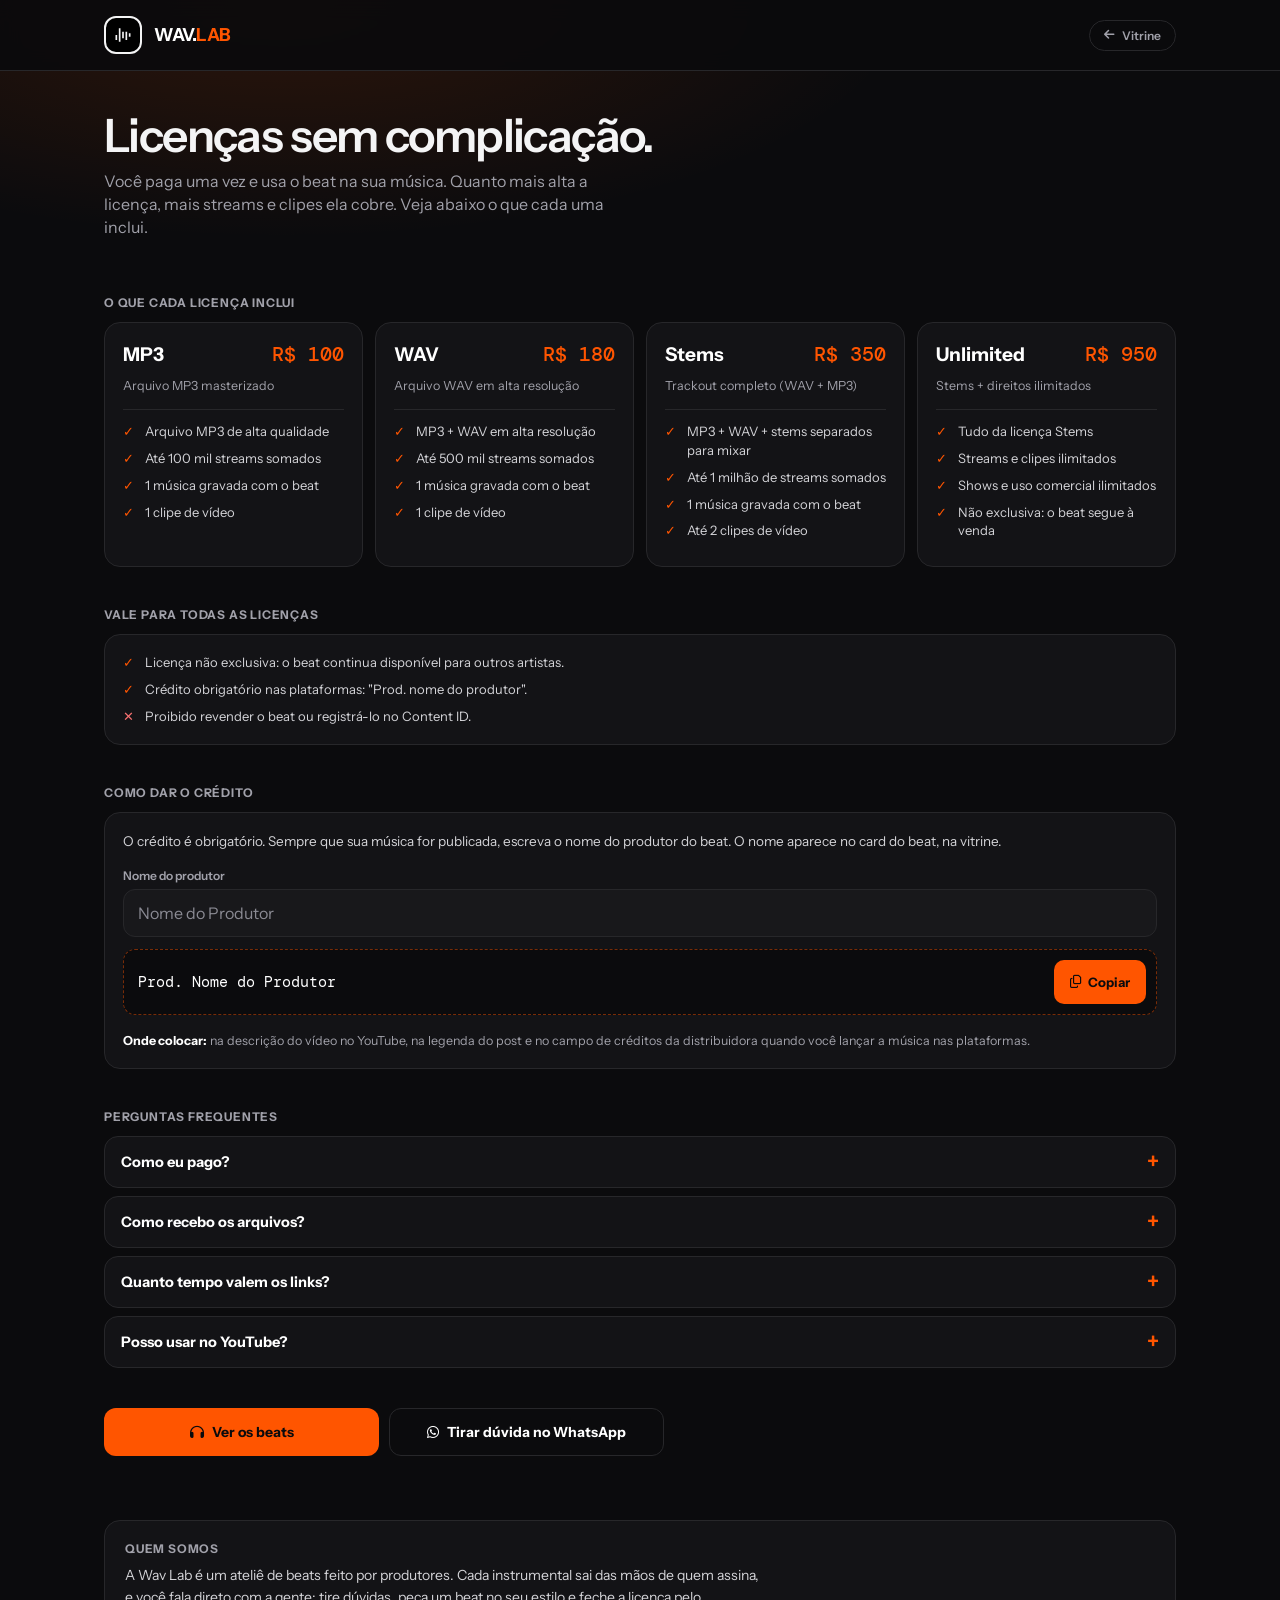
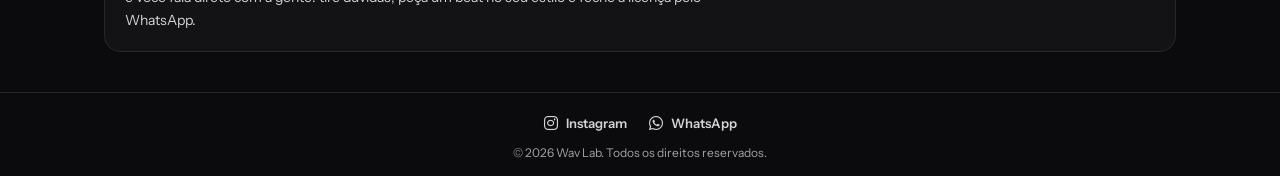
<file: licencas.html>
<!DOCTYPE html>
<html lang="pt-BR">
<head>
    <meta charset="UTF-8">
    <meta name="viewport" content="width=device-width, initial-scale=1.0">
    <title>Licenças | Wav Lab</title>
    <meta name="description" content="Entenda as licenças dos beats do Wav Lab em linguagem simples: o que cada uma inclui, o que pode e não pode, como dar o crédito e perguntas frequentes.">
    <meta name="theme-color" content="#0b0b0d">

    <link rel="icon" href="favicon.svg" type="image/svg+xml">

    <meta property="og:title" content="Licenças | Wav Lab">
    <meta property="og:description" content="O que cada licença inclui, como dar o crédito e como receber seus arquivos.">
    <meta property="og:type" content="website">
    <meta property="og:locale" content="pt_BR">
    <meta property="og:url" content="https://massiveproducoes-ctrl.github.io/wavlab/licencas.html">
    <meta property="og:image" content="https://massiveproducoes-ctrl.github.io/wavlab/og.png">
    <meta name="twitter:card" content="summary_large_image">

    <link rel="preconnect" href="https://fonts.googleapis.com">
    <link rel="preconnect" href="https://fonts.gstatic.com" crossorigin>
    <link href="https://fonts.googleapis.com/css2?family=Instrument+Sans:wght@400;500;600;700&family=DM+Mono:wght@400;500&display=swap" rel="stylesheet">
    <link rel="stylesheet" href="https://cdnjs.cloudflare.com/ajax/libs/font-awesome/6.4.0/css/all.min.css">
    <link rel="stylesheet" href="style.css">
    <link rel="stylesheet" href="licencas.css">
</head>
<body>

    <header>
        <a class="brand" href="index.html" aria-label="Wav Lab, voltar à vitrine">
            <div class="brand-logo">
                <svg viewBox="0 0 24 24"><path d="M3 18v-6h2v6H3zm4 2V4h2v16H7zm4-4V8h2v8h-2zm4 2v-10h2v10h-2zm4-4v-4h2v4h-2z"/></svg>
            </div>
            <h1 class="brand-name">WAV.<span>LAB</span></h1>
        </a>
        <a class="back-link" href="index.html"><i class="fa-solid fa-arrow-left" aria-hidden="true"></i> Vitrine</a>
    </header>

    <main>
        <section class="hero">
            <h2 class="hero-title">Licenças sem complicação.</h2>
            <p class="hero-sub">Você paga uma vez e usa o beat na sua música. Quanto mais alta a licença, mais streams e clipes ela cobre. Veja abaixo o que cada uma inclui.</p>
        </section>

        <!-- Os 4 cartoes vem de LICENSES (config.js) -->
        <section class="lp-section" aria-labelledby="h-licencas">
            <h3 class="section-label" id="h-licencas">O que cada licença inclui</h3>
            <div class="lic-grid" id="licGrid"></div>
        </section>

        <!-- Vem de COMMON_TERMS (config.js) -->
        <section class="lp-section" aria-labelledby="h-regras">
            <h3 class="section-label" id="h-regras">Vale para todas as licenças</h3>
            <ul class="lp-rules" id="commonTerms"></ul>
        </section>

        <section class="lp-section" id="credito" aria-labelledby="h-credito">
            <h3 class="section-label" id="h-credito">Como dar o crédito</h3>
            <div class="credit-box">
                <p>O crédito é obrigatório. Sempre que sua música for publicada, escreva o nome do produtor do beat. O nome aparece no card do beat, na vitrine.</p>

                <label class="lp-label" for="creditName">Nome do produtor</label>
                <input class="lp-input" id="creditName" type="text" maxlength="40" placeholder="Nome do Produtor" autocomplete="off">

                <div class="credit-out">
                    <code class="credit-text" id="creditText"></code>
                    <button type="button" class="copy-btn" id="creditCopy"><i class="fa-regular fa-copy" aria-hidden="true"></i> <span id="creditCopyLabel">Copiar</span></button>
                </div>

                <p class="credit-where"><strong>Onde colocar:</strong> na descrição do vídeo no YouTube, na legenda do post e no campo de créditos da distribuidora quando você lançar a música nas plataformas.</p>
            </div>
        </section>

        <section class="lp-section" aria-labelledby="h-faq">
            <h3 class="section-label" id="h-faq">Perguntas frequentes</h3>
            <div class="faq">
                <details>
                    <summary>Como eu pago?</summary>
                    <p>Pelo Pix. Escolha o beat e a licença, toque em <b>Finalizar via Pix (WhatsApp)</b> e a conversa abre com o pedido pronto. A gente combina o Pix por lá.</p>
                </details>
                <details>
                    <summary>Como recebo os arquivos?</summary>
                    <p>Depois que o Pix é confirmado, enviamos os links de download na própria conversa do WhatsApp. O que vem nos arquivos depende da licença escolhida (veja os cards acima).</p>
                </details>
                <details>
                    <summary>Quanto tempo valem os links?</summary>
                    <p>Os links ficam ativos por <b><span data-cfg="DELIVERY_DAYS"></span> dias</b>. Baixe e guarde os arquivos assim que receber. Se o prazo passar, chame a gente no WhatsApp.</p>
                </details>
                <details>
                    <summary>Posso usar no YouTube?</summary>
                    <p>Pode, dentro dos limites da sua licença: cada uma cobre um número de streams e de clipes de vídeo (veja nos cards). Coloque o crédito na descrição do vídeo e siga as regras que valem para todas as licenças, como a de não registrar o beat no Content ID.</p>
                </details>
            </div>
        </section>

        <section class="lp-section lp-cta">
            <a class="cta-primary" href="index.html"><i class="fa-solid fa-headphones" aria-hidden="true"></i> Ver os beats</a>
            <a class="cta-ghost" id="ctaWhats" href="#" target="_blank" rel="noopener"><i class="fa-brands fa-whatsapp" aria-hidden="true"></i> Tirar dúvida no WhatsApp</a>
        </section>
    </main>

    <section class="about" id="about" hidden></section>

    <footer id="siteFooter" data-page="licencas">
        <p>&copy; 2026 Wav Lab. Todos os direitos reservados.</p>
    </footer>

    <script src="config.js"></script>
    <script src="site.js"></script>
    <script src="licencas.js"></script>
</body>
</html>
</file>
<file: style.css>
:root {
    --bg-color: #0b0b0d;
    --card-bg: #131316;
    --border-color: #27272a;
    --accent: #ff5500;
    --accent-soft: rgba(255, 85, 0, 0.12);
    --text-main: #f4f4f5;
    --text-muted: #a1a1aa;
    --on-accent: #0b0b0d; /* texto sobre o laranja: o branco dá só 3,2:1 */
    --font-ui: 'Instrument Sans', system-ui, -apple-system, 'Segoe UI', sans-serif;   /* texto, títulos e interface */
    --font-mono: 'DM Mono', ui-monospace, SFMono-Regular, Menlo, Consolas, monospace; /* dados: BPM, tom, preço, tempo */
}

* { margin: 0; padding: 0; box-sizing: border-box; font-family: var(--font-ui); }

body {
    background-color: var(--bg-color);
    background-image: radial-gradient(ellipse 70% 340px at 22% 0, rgba(255, 85, 0, 0.14), transparent 70%);
    background-repeat: no-repeat;
    color: var(--text-main);
    min-height: 100vh;
    display: flex;
    flex-direction: column;
}

body.modal-open { overflow: hidden; }
body.player-on { padding-bottom: 84px; }
button { font-family: inherit; }

/* ---------- Header ---------- */
header {
    background-color: rgba(11, 11, 13, 0.9);
    backdrop-filter: blur(10px);
    border-bottom: 1px solid var(--border-color);
    padding: 16px max(20px, calc((100vw - 1120px) / 2 + 24px));
    display: flex;
    justify-content: space-between;
    align-items: center;
    position: sticky;
    top: 0;
    z-index: 50;
}

.brand { display: flex; align-items: center; gap: 12px; }

.brand-logo {
    width: 38px; height: 38px;
    border: 2px solid var(--text-main);
    border-radius: 12px;
    display: flex; align-items: center; justify-content: center;
    background: #000;
}
.brand-logo svg { width: 20px; height: 20px; fill: var(--text-main); }

.brand-name {
    font-family: var(--font-ui);
    font-size: 18px; font-weight: 700; letter-spacing: -0.5px; color: #fff;
}
.brand-name span { color: var(--accent); }

.beta-badge {
    font-size: 12px; font-weight: 600;
    background-color: var(--accent-soft);
    color: var(--accent);
    border: 1px solid rgba(255, 85, 0, 0.2);
    padding: 4px 10px; border-radius: 20px;
}

/* ---------- Main ---------- */
main { max-width: 1120px; width: 100%; margin: 0 auto; padding: 20px 16px 24px; flex-grow: 1; }

/* ---------- Hero + busca ---------- */
.hero { padding: 10px 0 14px; }
.hero-title {
    font-family: var(--font-ui); font-weight: 600;
    font-size: clamp(30px, 8vw, 52px); line-height: 1.02; letter-spacing: -0.035em;
    margin-bottom: 10px; text-wrap: balance;
}
.hero-sub { font-size: 14px; color: var(--text-muted); line-height: 1.45; margin-bottom: 20px; max-width: 520px; }

.search {
    position: relative; display: flex; align-items: center;
    background: #18181b; border: 1px solid var(--border-color); border-radius: 14px;
    transition: border-color 0.2s, box-shadow 0.2s;
}
.search:focus-within { border-color: var(--accent); box-shadow: 0 0 0 3px var(--accent-soft); }
.search > i { position: absolute; left: 16px; color: var(--text-muted); font-size: 15px; pointer-events: none; }
.search input {
    flex: 1; min-width: 0; background: none; border: none; outline: none; color: #fff;
    font-size: 16px; /* 16px evita zoom no iPhone */
    padding: 16px 46px 16px 44px; -webkit-appearance: none; appearance: none;
}
.search input::placeholder { color: #8a8a93; }
.search input::-webkit-search-cancel-button { display: none; }
.search-clear {
    position: absolute; right: 6px; width: 36px; height: 36px; border: none; border-radius: 50%;
    background: none; color: var(--text-muted); font-size: 22px; line-height: 1; cursor: pointer;
}

.term-chips {
    display: flex; gap: 8px; overflow-x: auto; margin-top: 12px;
    padding-bottom: 2px; scrollbar-width: none;
}
.term-chips::-webkit-scrollbar { display: none; }

/* ---------- Barra: contagem + modo de visualizacao ---------- */
.toolbar { display: flex; align-items: center; justify-content: space-between; gap: 12px; margin: 2px 0 14px; }
.result-count { font-size: 12px; color: var(--text-muted); min-width: 0; }
.view-toggle { display: inline-flex; flex-shrink: 0; border: 1px solid var(--border-color); border-radius: 10px; overflow: hidden; }
.view-btn {
    background: none; border: none; color: var(--text-muted);
    width: 42px; height: 36px; font-size: 14px; cursor: pointer;
}
.view-btn.active { background: #27272a; color: #fff; }

/* ---------- Lista de beats: grade ou lista ---------- */
.beats-list { display: grid; gap: 14px; align-items: start; }
.beats-list.is-grid { grid-template-columns: repeat(auto-fill, minmax(150px, 1fr)); }
.beats-list.is-list { grid-template-columns: 1fr; gap: 8px; }
.beats-list > .state-box { grid-column: 1 / -1; }

.sentinel { text-align: center; font-size: 12px; color: var(--text-muted); padding: 24px 0 4px; }

/* ---------- Genero (tag colorida) ---------- */
.genre-pill {
    --g: #ff5500;
    display: inline-flex; align-items: center; max-width: 100%; white-space: nowrap; overflow: hidden; text-overflow: ellipsis;
    font-size: 12px; font-weight: 700; letter-spacing: 0.5px; text-transform: uppercase;
    color: var(--g);
    background: rgba(255, 255, 255, 0.04);
    background: color-mix(in srgb, var(--g) 14%, transparent);
    border: 1px solid var(--g);
    border-color: color-mix(in srgb, var(--g) 38%, transparent);
    padding: 3px 9px; border-radius: 999px;
}

/* ---------- Capa (grade e lista) ---------- */
.bcover {
    --g: #ff5500;
    position: relative; overflow: hidden;
    background: linear-gradient(135deg, #1b1b1f, var(--g));
    background: linear-gradient(135deg, color-mix(in srgb, var(--g) 25%, #0b0b0d), var(--g));
    display: flex; align-items: center; justify-content: center;
    font-family: var(--font-ui); font-weight: 700; color: rgba(255,255,255,0.9);
}
.bcover img { position: absolute; inset: 0; width: 100%; height: 100%; object-fit: cover; }

.play-btn {
    position: absolute; inset: 0;
    border: none;
    background: rgba(0, 0, 0, 0.28);
    color: #fff;
    cursor: pointer;
    display: flex; align-items: center; justify-content: center;
}
.play-btn i { pointer-events: none; filter: drop-shadow(0 2px 6px rgba(0,0,0,0.5)); }

/* ---------- Pecas comuns ---------- */
.btitle {
    font-family: var(--font-ui); font-weight: 600; font-size: 14px; line-height: 1.25;
    color: #fff; letter-spacing: -0.01em;
    display: -webkit-box; -webkit-line-clamp: 2; -webkit-box-orient: vertical; overflow: hidden;
    overflow-wrap: anywhere;
}
.avatar {
    width: 22px; height: 22px; border-radius: 50%; flex-shrink: 0; overflow: hidden;
    background: #2a2a30;
    display: flex; align-items: center; justify-content: center;
    font-size: 12px; font-weight: 700; color: var(--text-muted);
}
.avatar img { width: 100%; height: 100%; object-fit: cover; }
.producer-name { font-size: 12.5px; color: #d4d4d8; font-weight: 500; white-space: nowrap; overflow: hidden; text-overflow: ellipsis; min-width: 0; }
.bprod { display: flex; align-items: center; gap: 7px; min-width: 0; }
/* nome do produtor com link para a página dele (sem slug, vira texto comum) */
a.bprod { position: relative; color: inherit; text-decoration: none; width: fit-content; max-width: 100%; }
a.bprod::after { content: ''; position: absolute; inset: -6px -6px; } /* área de toque maior que a marca */
a.bprod:hover .producer-name { text-decoration: underline; text-underline-offset: 3px; text-decoration-color: var(--accent); }
a.bprod:focus-visible { outline: 2px solid var(--accent); outline-offset: 3px; border-radius: 8px; }
.bmeta { display: flex; align-items: center; flex-wrap: wrap; gap: 6px 8px; min-width: 0; }
.binfo { font-size: 12px; color: var(--text-muted); font-variant-numeric: tabular-nums; white-space: nowrap; }

.beat-tag {
    font-size: 12px; font-weight: 600; color: var(--text-muted);
    background: none; border: 1px solid var(--border-color);
    padding: 3px 8px; border-radius: 6px; cursor: pointer; white-space: nowrap;
    transition: color 0.2s, border-color 0.2s;
}
.beat-tag:hover { color: #fff; border-color: var(--accent); }

/* Licenciar: botão secundário. O laranja fica para o play ativo e para o checkout do modal. */
.buy-btn {
    background-color: transparent; color: var(--text-main); border: 1px solid #3f3f46;
    font-family: var(--font-ui); font-size: 13px; font-weight: 600;
    min-height: 44px; padding: 10px 16px; border-radius: 11px; cursor: pointer; white-space: nowrap;
    transition: border-color 0.2s, background-color 0.2s;
}
.buy-btn:hover { border-color: #71717a; background-color: rgba(255, 255, 255, 0.04); }
.buy-btn:active { background-color: rgba(255, 255, 255, 0.08); }
.buy-btn:focus-visible, .beat-tag:focus-visible, .play-btn:focus-visible { outline: 2px solid var(--accent); outline-offset: 2px; }

/* ---------- Grade ---------- */
.bcard {
    background-color: var(--card-bg);
    border: 1px solid var(--border-color);
    border-radius: 16px; overflow: hidden;
    display: flex; flex-direction: column;
    transition: border-color 0.2s;
}
.bcard .bcover { width: 100%; aspect-ratio: 1 / 1; font-size: 34px; }
.bcard .play-btn { font-size: 26px; }
.bbody { padding: 12px; display: flex; flex-direction: column; gap: 8px; min-width: 0; }
.bcard .buy-btn { width: 100%; margin-top: 2px; }

/* ---------- Lista ---------- */
/* Linha de faixa. Celular: capa | título, produtor, dados e tags | preço.
   Largura de lista >= 720px: colunas alinhadas (título+tags, produtor, BPM, tom, gênero, preço).
   A largura é a da própria lista (container query), então a página do produtor (640px) fica no layout de celular. */
.beats-list.is-list { container-type: inline-size; }

.brow {
    display: grid;
    grid-template-columns: 56px minmax(0, 1fr) auto;
    grid-template-areas:
        "cover title buy"
        "cover prod  buy"
        "cover facts buy"
        "cover tags  tags"
        "cover note  note";
    column-gap: 12px; row-gap: 0;
    align-items: center;
    padding: 10px 12px 10px 10px;
    background-color: var(--card-bg);
    border: 1px solid var(--border-color);
    border-radius: 14px;
    transition: border-color 0.2s;
}
.brow .bcover { grid-area: cover; align-self: start; width: 56px; height: 56px; border-radius: 10px; font-size: 16px; }
.brow .play-btn { font-size: 16px; }
.brow .btitle { grid-area: title; -webkit-line-clamp: 2; font-size: 15px; }
.brow .bprod { grid-area: prod; gap: 9px; margin-top: 6px; }
.brow .avatar { width: 32px; height: 32px; font-size: 12px; }
.brow .producer-name { font-size: 13.5px; font-weight: 600; color: var(--text-main); }
/* nota do autor: uma linha, sempre ligada ao produtor */
.bnote {
    grid-area: note; margin-top: 7px; min-width: 0;
    font-size: 12.5px; line-height: 1.45; color: var(--text-muted);
    white-space: nowrap; overflow: hidden; text-overflow: ellipsis;
}
.bnote::before { content: '\201C'; } .bnote::after { content: '\201D'; }
.brow-facts { grid-area: facts; margin-top: 7px; display: flex; align-items: center; flex-wrap: wrap; gap: 4px 8px; min-width: 0; }
.brow .binfo { font-size: 13px; color: #d4d4d8; }
.binfo-bpm + .binfo-key::before { content: '\00b7'; margin-right: 8px; color: var(--text-muted); }
.brow-tags { grid-area: tags; margin-top: 7px; display: flex; gap: 6px; min-width: 0; }
.brow-tags .beat-tag:nth-child(n+3) { display: none; }
.brow .beat-tag { position: relative; display: inline-flex; min-width: 0; max-width: 100%; font-size: 12px; }
.brow .beat-tag > span { overflow: hidden; text-overflow: ellipsis; white-space: nowrap; }
.brow .beat-tag::after { content: ''; position: absolute; inset: -9px -3px; } /* área de toque maior que a marca */
.brow .buy-btn { grid-area: buy; align-self: center; padding: 10px 14px; }
.buy-label { display: none; }

/* lista muito estreita (zoom alto): o preço desce para o fim do bloco, em vez de brigar por espaço */
@container (max-width: 279px) {
    .brow {
        grid-template-columns: 56px minmax(0, 1fr);
        grid-template-areas:
            "cover title"
            "cover prod"
            "cover facts"
            "cover tags"
            "cover note"
            "buy   buy";
        row-gap: 0;
    }
    .brow .buy-btn { justify-self: stretch; margin-top: 10px; }
}

@container (min-width: 720px) {
    .brow {
        grid-template-columns: 60px minmax(0, 1fr) minmax(230px, 0.85fr) 76px 44px 108px 152px;
        grid-template-areas:
            "cover title prod bpm key genre buy"
            "cover tags  note bpm key genre buy";
        column-gap: 16px; row-gap: 3px;
        padding: 10px 16px 10px 10px;
    }
    .brow .bcover { align-self: center; width: 60px; height: 60px; }
    .brow .btitle { -webkit-line-clamp: 1; align-self: end; }
    .brow.no-tags .btitle { grid-row: 1 / 3; align-self: center; }
    .brow .bprod { margin-top: 0; align-self: end; }
    .brow.no-note .bprod { grid-row: 1 / 3; align-self: center; }
    .bnote { margin-top: 0; align-self: start; padding-left: 41px; } /* alinha com o nome, depois do avatar */
    .brow-facts { display: contents; }
    .brow .binfo-bpm { grid-area: bpm; }
    .brow .binfo-key { grid-area: key; }
    .binfo-bpm + .binfo-key::before { content: none; }
    .brow .genre-pill { grid-area: genre; justify-self: start; }
    .brow .binfo { align-self: center; }
    .brow-tags { margin-top: 0; align-self: start; }
    .brow-tags .beat-tag:nth-child(n+3) { display: inline-block; }
    .brow .buy-btn { justify-self: end; }
    .buy-label { display: inline; }
}

.bcard.is-active, .brow.is-active { border-color: rgba(255, 85, 0, 0.55); }
.bcard.is-active .play-btn, .brow.is-active .play-btn { background: rgba(255, 85, 0, 0.82); }

/* ---------- Estados ---------- */
.skeleton {
    height: 72px; border-radius: 14px;
    background: linear-gradient(90deg, #131316 25%, #1b1b1f 50%, #131316 75%);
    background-size: 200% 100%;
    animation: shimmer 1.4s infinite;
    border: 1px solid var(--border-color);
}
.is-grid .skeleton { height: auto; aspect-ratio: 3 / 4; border-radius: 16px; }
.is-list .skeleton { height: 108px; }
@container (min-width: 720px) { .is-list .skeleton { height: 82px; } }
@keyframes shimmer { from { background-position: 200% 0; } to { background-position: -200% 0; } }

.state-box {
    text-align: center; padding: 36px 20px;
    border: 1px dashed var(--border-color); border-radius: 18px;
    color: var(--text-muted); font-size: 13px; line-height: 1.5;
}
.state-box strong { display: block; color: #fff; font-family: var(--font-ui); font-size: 15px; margin-bottom: 6px; }
.state-box button {
    margin-top: 14px; background: #27272a; color: #fff; border: none;
    padding: 10px 18px; border-radius: 10px; font-weight: 600; cursor: pointer;
}

/* ---------- Banner ---------- */
.creator-banner {
    margin-top: 32px;
    background: linear-gradient(135deg, #131316 0%, #1a100d 100%);
    border: 1px solid rgba(255, 85, 0, 0.2);
    border-radius: 16px; padding: 20px; text-align: center;
}
.creator-banner h4 { font-family: var(--font-ui); font-size: 14px; color: #ffaa80; margin-bottom: 6px; }
.creator-banner p { font-size: 12px; color: var(--text-muted); margin-bottom: 14px; line-height: 1.4; }
.creator-tag {
    font-size: 12px; font-weight: 600;
    background-color: var(--accent-soft); color: var(--accent);
    padding: 5px 12px; border-radius: 6px; display: inline-block;
}

footer { border-top: 1px solid var(--border-color); text-align: center; padding: 16px; font-size: 12px; color: var(--text-muted); }

/* ---------- Beat em destaque (link ?beat=ID) ---------- */
.bcard.is-highlight, .brow.is-highlight {
    border-color: var(--accent);
    box-shadow: 0 0 0 3px var(--accent-soft), 0 0 26px rgba(255, 85, 0, 0.35);
    animation: hl-pulse 1.2s ease-in-out 3;
}
@keyframes hl-pulse { 50% { box-shadow: 0 0 0 7px rgba(255, 85, 0, 0.28), 0 0 34px rgba(255, 85, 0, 0.5); } }
@media (prefers-reduced-motion: reduce) { .bcard.is-highlight, .brow.is-highlight { animation: none; } }

/* ---------- Em breve no Lab ---------- */
.soon { margin-top: 32px; background: var(--card-bg); border: 1px solid var(--border-color); border-radius: 16px; padding: 20px; }
.soon-items { display: grid; grid-template-columns: 1fr; gap: 12px; margin-bottom: 18px; }
.soon-item { display: flex; align-items: flex-start; gap: 14px; }
.soon-item > i {
    flex-shrink: 0; width: 40px; height: 40px; border-radius: 12px;
    background: var(--accent-soft); color: var(--accent); font-size: 17px;
    display: flex; align-items: center; justify-content: center;
}
.soon-item h4 { font-family: var(--font-ui); font-size: 15px; color: #fff; margin-bottom: 2px; }
.soon-item p { font-size: 12.5px; color: var(--text-muted); line-height: 1.4; }
.soon-btn {
    width: 100%; min-height: 48px; border: none; border-radius: 12px; cursor: pointer;
    background: var(--accent); color: var(--on-accent); font-family: var(--font-ui); font-size: 14px; font-weight: 700;
    display: flex; align-items: center; justify-content: center; gap: 8px;
}
.soon-btn:active { filter: brightness(0.9); }
.soon-btn.joined { background: #27272a; color: #4ade80; cursor: default; }

.wl-intro { font-size: 13px; color: var(--text-muted); line-height: 1.45; margin-bottom: 14px; }
.wl-field { margin-bottom: 12px; }
.wl-field label { display: block; font-size: 12px; font-weight: 600; color: #d4d4d8; margin-bottom: 6px; }
.wl-field input {
    width: 100%; background: #18181b; color: #fff; border: 1px solid var(--border-color); border-radius: 12px;
    padding: 13px 14px; font-size: 16px; /* 16px evita zoom no iPhone */ outline: none;
    transition: border-color 0.2s, box-shadow 0.2s;
}
.wl-field input:focus { border-color: var(--accent); box-shadow: 0 0 0 3px var(--accent-soft); }
.wl-note { font-size: 12px; color: var(--text-muted); line-height: 1.45; margin: 4px 0 14px; }
.wl-status { font-size: 12px; min-height: 18px; margin-bottom: 8px; color: var(--text-muted); line-height: 1.4; }
.wl-status.err { color: #f87171; }
.wl-done { text-align: center; padding: 10px 0 4px; }
.wl-done i { font-size: 34px; color: #4ade80; margin-bottom: 12px; }
.wl-done p { font-size: 14px; color: #d4d4d8; line-height: 1.5; margin-bottom: 16px; }
.wl-hp { position: absolute; left: -9999px; width: 1px; height: 1px; overflow: hidden; opacity: 0; }

@media (min-width: 768px) {
    .soon { max-width: 560px; margin: 48px auto 0; }
}

/* ---------- Quem somos + links do rodape ---------- */
.about { max-width: 1120px; width: 100%; margin: 0 auto; padding: 0 16px 28px; }
.about-card { background: var(--card-bg); border: 1px solid var(--border-color); border-radius: 16px; padding: 20px; }
.about-card .section-label { margin-bottom: 8px; }
.about-card p { font-size: 14px; color: #d4d4d8; line-height: 1.6; max-width: 640px; }

footer { padding: 8px 16px 16px; }
.footer-links { display: flex; flex-wrap: wrap; justify-content: center; gap: 0 22px; }
.footer-links a {
    display: inline-flex; align-items: center; gap: 8px; min-height: 44px;
    color: #d4d4d8; font-size: 13px; font-weight: 600; text-decoration: none; transition: color 0.2s;
}
.footer-links a:hover { color: var(--accent); }
.footer-links i { font-size: 16px; }
@media (min-width: 768px) { .about { padding: 0 24px 40px; } }

/* ---------- Mini player ---------- */
.mini-player {
    position: fixed; left: 0; right: 0; bottom: 0;
    background: rgba(19, 19, 22, 0.97);
    backdrop-filter: blur(12px);
    border-top: 1px solid var(--border-color);
    z-index: 60;
    transform: translateY(110%);
    transition: transform 0.25s ease;
}
.mini-player.visible { transform: translateY(0); }

.mp-progress { height: 4px; background: #27272a; cursor: pointer; position: relative; }
.mp-progress::before { content: ''; position: absolute; left: 0; right: 0; top: -10px; bottom: -10px; }
.mp-progress-fill { height: 100%; width: 0%; background: var(--accent); }

.mp-row { max-width: 640px; margin: 0 auto; padding: 10px 16px; display: flex; align-items: center; gap: 12px; }

.mp-cover {
    --g: #ff5500;
    position: relative;
    width: 44px; height: 44px; border-radius: 10px; flex-shrink: 0; overflow: hidden;
    background: linear-gradient(135deg, #1b1b1f, var(--g));
    display: flex; align-items: center; justify-content: center;
    font-family: var(--font-ui); font-weight: 700; color: rgba(255,255,255,0.9);
}
.mp-cover img { position: absolute; inset: 0; width: 100%; height: 100%; object-fit: cover; }

.mp-info { min-width: 0; flex-grow: 1; }
.mp-title {
    font-family: var(--font-ui); font-weight: 700; font-size: 14px;
    white-space: nowrap; overflow: hidden; text-overflow: ellipsis;
}
.mp-time { font-size: 12px; color: var(--text-muted); margin-top: 2px; font-variant-numeric: tabular-nums; }
.mp-tag {
    margin-left: 6px; font-size: 12px; font-weight: 700; letter-spacing: 0.5px;
    color: var(--accent); background: var(--accent-soft);
    padding: 2px 5px; border-radius: 4px;
}

.mp-play {
    width: 44px; height: 44px; border-radius: 50%;
    border: none; background: var(--accent); color: var(--on-accent);
    font-size: 15px; cursor: pointer; flex-shrink: 0;
    display: flex; align-items: center; justify-content: center;
}
.mp-play i { pointer-events: none; }

/* ---------- Modal ---------- */
.modal-overlay {
    position: fixed; inset: 0;
    background-color: rgba(0, 0, 0, 0.85);
    backdrop-filter: blur(5px);
    display: flex; align-items: center; justify-content: center;
    z-index: 100;
    opacity: 0; pointer-events: none;
    transition: opacity 0.2s ease;
    padding: 16px; overflow-y: auto;
}
.modal-overlay.active { opacity: 1; pointer-events: auto; }

.modal-content {
    background-color: var(--card-bg);
    border: 1px solid var(--border-color);
    border-radius: 20px;
    width: 100%; max-width: 440px; padding: 20px;
    box-shadow: 0 20px 40px rgba(0, 0, 0, 0.6);
    margin: auto;
}

.modal-header {
    display: flex; justify-content: space-between; align-items: center;
    margin-bottom: 16px; border-bottom: 1px solid var(--border-color); padding-bottom: 12px;
}
.modal-title { font-family: var(--font-ui); font-size: 16px; font-weight: 700; }
.modal-sub { font-size: 12px; color: var(--text-muted); }
.modal-sub a { color: #d4d4d8; text-decoration: underline; text-underline-offset: 3px; text-decoration-color: #52525b; }
.modal-sub a:hover { color: #fff; text-decoration-color: var(--accent); }
.modal-sub a:focus-visible { outline: 2px solid var(--accent); outline-offset: 2px; border-radius: 3px; }

.close-modal {
    background: none; border: none; color: var(--text-muted);
    font-size: 26px; line-height: 1; cursor: pointer; padding: 4px 8px;
}

.license-options { display: flex; flex-direction: column; gap: 10px; margin-bottom: 20px; }

.license-option {
    background-color: #18181b;
    border: 1px solid var(--border-color);
    border-radius: 12px; padding: 12px;
    display: flex; flex-wrap: wrap; justify-content: space-between; align-items: center; gap: 10px;
    cursor: pointer;
}
.license-option.selected { border-color: var(--accent); background-color: rgba(255, 85, 0, 0.06); }
.license-option input { accent-color: var(--accent); flex-shrink: 0; }

.license-left { display: flex; align-items: center; gap: 10px; min-width: 0; }
.license-info h5 { font-family: var(--font-ui); font-size: 13px; color: #fff; margin-bottom: 2px; }
.license-info p { font-size: 12px; color: var(--text-muted); line-height: 1.3; }
.license-price { font-family: var(--font-ui); font-weight: 700; font-size: 14px; color: var(--accent); flex-shrink: 0; }

.modal-links { display: flex; flex-wrap: wrap; justify-content: center; gap: 0 22px; margin: -4px 0 8px; }
.license-help, .link-btn {
    display: inline-flex; align-items: center; justify-content: center; gap: 8px; min-height: 44px;
    color: var(--text-muted); font-size: 13px; font-weight: 600; text-decoration: none;
    background: none; border: none; cursor: pointer;
}
.license-help:hover, .link-btn:hover { color: var(--accent); }

.checkout-btn {
    width: 100%;
    background-color: var(--accent); color: var(--on-accent);
    border-radius: 12px; padding: 14px;
    font-family: var(--font-ui); font-weight: 700; font-size: 14px;
    display: flex; align-items: center; justify-content: center; gap: 8px;
    text-decoration: none;
}
.checkout-btn i { font-size: 18px; }

/* ---------- Toast ---------- */
.toast {
    position: fixed; left: 50%; top: 80px;
    transform: translateX(-50%) translateY(-20px);
    background: #27272a; color: #fff;
    font-size: 12px; padding: 10px 16px; border-radius: 10px;
    opacity: 0; pointer-events: none;
    transition: opacity 0.2s, transform 0.2s;
    z-index: 200; max-width: 90%; text-align: center;
}
.toast.show { opacity: 1; transform: translateX(-50%) translateY(0); }

/* =========================================================
   CHECKPOINT 2
   ========================================================= */
[hidden] { display: none !important; }

.section-label {
    font-family: var(--font-ui);
    font-size: 12px; font-weight: 700; color: var(--text-muted);
    text-transform: uppercase; letter-spacing: 0.8px; margin-bottom: 12px;
}

/* ---------- Produtores (faixa com foto) ---------- */
.producers { margin-bottom: 22px; }
.producers-strip {
    display: flex; gap: 14px; overflow-x: auto;
    padding: 6px 4px 10px; scrollbar-width: none;
}
.producers-strip::-webkit-scrollbar { display: none; }

.prod-item {
    flex-shrink: 0; width: 78px;
    background: none; border: none; color: var(--text-main); cursor: pointer;
    display: flex; flex-direction: column; align-items: center; gap: 6px;
    transition: opacity 0.2s;
}
.prod-item.dim { opacity: 0.4; }

.prod-avatar {
    width: 62px; height: 62px; border-radius: 50%; overflow: hidden;
    background: #2a2a30;
    display: flex; align-items: center; justify-content: center;
    font-family: var(--font-ui); font-weight: 700; font-size: 18px; color: var(--text-muted);
    outline: 2px solid var(--border-color); outline-offset: 3px;
    transition: outline-color 0.2s;
}
.prod-avatar img { width: 100%; height: 100%; object-fit: cover; }
.prod-item.active .prod-avatar { outline-color: var(--accent); }

.prod-name { font-size: 12px; font-weight: 600; max-width: 78px; white-space: nowrap; overflow: hidden; text-overflow: ellipsis; }
.prod-count { font-size: 12px; color: var(--text-muted); margin-top: -4px; }

/* ---------- Mini cabeçalho do produtor filtrado ---------- */
.producer-bar {
    display: grid; grid-template-columns: 52px minmax(0, 1fr); column-gap: 14px; row-gap: 12px; align-items: center;
    margin: 0 0 16px; padding: 14px;
    background: var(--card-bg); border: 1px solid var(--border-color); border-radius: 14px;
}
.pbar-photo {
    width: 52px; height: 52px; border-radius: 50%; overflow: hidden; background: #2a2a30; color: var(--text-muted);
    display: flex; align-items: center; justify-content: center;
    font-family: var(--font-ui); font-weight: 700; font-size: 16px;
}
.pbar-photo img { width: 100%; height: 100%; object-fit: cover; }
.pbar-text { min-width: 0; }
.pbar-name { font-family: var(--font-ui); font-weight: 700; font-size: 17px; line-height: 1.2; color: #fff; overflow-wrap: anywhere; }
.pbar-bio {
    margin-top: 4px; font-size: 13.5px; line-height: 1.5; color: #d4d4d8; overflow-wrap: anywhere;
    display: -webkit-box; -webkit-line-clamp: 2; -webkit-box-orient: vertical; overflow: hidden;
}
.pbar-link {
    grid-column: 1 / -1; min-height: 44px; padding: 0 18px; border-radius: 11px;
    display: flex; align-items: center; justify-content: center;
    border: 1px solid #3f3f46; color: var(--text-main); text-decoration: none;
    font-family: var(--font-ui); font-size: 13px; font-weight: 600; white-space: nowrap;
    transition: border-color 0.2s, background-color 0.2s;
}
.pbar-link:hover { border-color: #71717a; background-color: rgba(255, 255, 255, 0.04); }
.pbar-link:focus-visible { outline: 2px solid var(--accent); outline-offset: 2px; }
@media (min-width: 720px) {
    .producer-bar { grid-template-columns: 52px minmax(0, 1fr) auto; padding: 16px 18px; }
    .pbar-link { grid-column: auto; }
}

/* ---------- Filtro de genero ---------- */
.filters {
    display: flex; gap: 8px; overflow-x: auto;
    padding-bottom: 8px; margin-bottom: 18px; scrollbar-width: none;
}
.filters::-webkit-scrollbar { display: none; }

.chip {
    --g: #ff5500;
    flex-shrink: 0;
    display: inline-flex; align-items: center; gap: 7px;
    background: transparent; color: var(--text-muted);
    border: 1px solid var(--border-color); border-radius: 999px;
    padding: 8px 14px; font-size: 13px; font-weight: 600; cursor: pointer;
    transition: border-color 0.2s, background-color 0.2s, color 0.2s;
}
.chip::before { content: ''; width: 8px; height: 8px; border-radius: 50%; background: var(--g); }
.chip.chip-all::before { display: none; }
.chip span { font-size: 12px; opacity: 0.65; font-variant-numeric: tabular-nums; }
.chip.active {
    color: #fff; border-color: var(--g);
    background: rgba(255, 255, 255, 0.08);
    background: color-mix(in srgb, var(--g) 18%, transparent);
}
.chip.chip-all.active { --g: var(--accent); }

/* ---------- Licencas explicadas ---------- */
.license-terms {
    flex-basis: 100%; display: none;
    list-style: none; margin-top: 2px; padding-top: 10px;
    border-top: 1px solid var(--border-color);
}
.license-option.selected .license-terms { display: block; }
.license-terms li {
    font-size: 12px; color: #d4d4d8; line-height: 1.4;
    padding-left: 18px; position: relative; margin-bottom: 5px;
}
.license-terms li::before { content: '\2713'; position: absolute; left: 0; color: var(--accent); font-weight: 700; }

.license-notes {
    font-size: 12px; color: var(--text-muted); line-height: 1.5;
    border: 1px dashed var(--border-color); border-radius: 10px;
    padding: 10px 12px; margin: -6px 0 16px;
    list-style: none;
}
.license-notes li { padding-left: 12px; position: relative; margin-bottom: 3px; }
.license-notes li::before { content: '\2022'; position: absolute; left: 0; color: var(--accent); }

/* =========================================================
   VITRINE v3 (hero, busca, grade/lista) - ajustes finais
   ========================================================= */
.filters { margin-bottom: 12px; }
.chip-term::before { display: none; }
.chip-term { padding: 7px 13px; font-size: 12.5px; }

.producers { margin-bottom: 14px; }
.prod-avatar { width: 48px; height: 48px; font-size: 15px; }
.prod-count { display: none; }

.modal-note {
    font-size: 12px; color: #d4d4d8; font-style: italic; line-height: 1.5;
    border-left: 2px solid var(--accent); padding-left: 10px; margin: -4px 0 16px;
}

.state-link {
    display: inline-block; margin: 14px 0 0 8px;
    background: var(--accent-soft); color: var(--accent); text-decoration: none;
    padding: 10px 18px; border-radius: 10px; font-weight: 600;
}

/* ---------- Telas grandes ---------- */
@media (min-width: 768px) {
    main { padding: 28px 24px 64px; }
    .hero { padding: 14px 0 22px; }
    .hero-title { font-size: clamp(34px, 5vw, 46px); }
    .hero-sub { font-size: 16px; margin-bottom: 26px; }
    .search input { padding: 18px 50px 18px 48px; }
    .search > i { left: 18px; }
    .beats-list.is-grid { grid-template-columns: repeat(auto-fill, minmax(190px, 1fr)); gap: 18px; }
    .bbody { padding: 14px; }
    .btitle { font-size: 15px; }
    .producers { margin-bottom: 20px; }
    .prod-avatar { width: 54px; height: 54px; font-size: 16px; }
    .prod-count { display: block; }
    .creator-banner { max-width: 560px; margin: 48px auto 0; }
}

/* ---------- Dados em fonte monoespaçada (BPM, tom, preço, tempo) ---------- */
.binfo, .brow .binfo, .license-price, .mp-time, .price { font-family: var(--font-mono); font-variant-numeric: tabular-nums; }
.binfo, .brow .binfo { font-size: 12.5px; letter-spacing: -0.01em; }
.buy-btn .price { font-weight: 500; letter-spacing: -0.02em; }
.license-price { font-size: 14px; font-weight: 500; }
</file>
<file: licencas.css>
/* Wav Lab - pagina de licencas. Complementa o style.css */

a.brand { text-decoration: none; color: inherit; }

.back-link {
    display: inline-flex; align-items: center; gap: 7px;
    font-size: 12px; font-weight: 600; color: var(--text-muted); text-decoration: none;
    border: 1px solid var(--border-color); border-radius: 20px; padding: 7px 14px;
    transition: color 0.2s, border-color 0.2s;
}
.back-link:hover { color: #fff; border-color: var(--accent); }

.lp-section { margin-top: 30px; }
.hero + .lp-section { margin-top: 8px; }

/* ---------- Cartoes das licencas ---------- */
.lic-grid { display: grid; grid-template-columns: 1fr; gap: 12px; }

.lic-card {
    background: var(--card-bg); border: 1px solid var(--border-color); border-radius: 16px;
    padding: 18px; display: flex; flex-direction: column; gap: 10px; min-width: 0;
}
.lic-head { display: flex; align-items: baseline; justify-content: space-between; gap: 10px; }
.lic-name { font-family: var(--font-ui); font-size: 19px; font-weight: 700; color: #fff; }
.lic-price { font-family: var(--font-ui); font-size: 20px; font-weight: 700; color: var(--accent); flex-shrink: 0; }
.lic-desc { font-size: 12.5px; color: var(--text-muted); line-height: 1.4; }

.lic-terms {
    list-style: none; margin-top: 4px; padding-top: 12px; border-top: 1px solid var(--border-color);
}
.lic-terms li, .lp-rules li {
    font-size: 13px; color: #d4d4d8; line-height: 1.45;
    padding-left: 22px; position: relative; margin-bottom: 8px;
}
.lic-terms li::before, .lp-rules li::before {
    content: '\2713'; position: absolute; left: 0; top: 0; color: var(--accent); font-weight: 700;
}

/* ---------- Regras gerais ---------- */
.lp-rules {
    list-style: none; background: var(--card-bg); border: 1px solid var(--border-color);
    border-radius: 16px; padding: 18px 18px 10px;
}
.lp-rules li.no::before { content: '\2715'; color: #f87171; }

/* ---------- Credito ---------- */
.credit-box {
    background: var(--card-bg); border: 1px solid var(--border-color); border-radius: 16px; padding: 18px;
}
.credit-box > p { font-size: 13.5px; color: #d4d4d8; line-height: 1.55; margin-bottom: 16px; }
.credit-box > p.credit-where { margin: 16px 0 0; font-size: 12.5px; color: var(--text-muted); }
.credit-where strong { color: #fff; }

.lp-label { display: block; font-size: 12px; font-weight: 600; color: var(--text-muted); margin-bottom: 6px; }
.lp-input {
    width: 100%; background: #18181b; border: 1px solid var(--border-color); border-radius: 12px;
    color: #fff; font-size: 16px; /* 16px evita zoom no iPhone */
    padding: 13px 14px; outline: none; margin-bottom: 12px;
    transition: border-color 0.2s, box-shadow 0.2s;
}
.lp-input:focus { border-color: var(--accent); box-shadow: 0 0 0 3px var(--accent-soft); }
.lp-input::placeholder { color: #8a8a93; }

.credit-out {
    display: flex; align-items: center; gap: 10px;
    background: #0b0b0d; border: 1px dashed rgba(255, 85, 0, 0.45); border-radius: 12px; padding: 10px 10px 10px 14px;
}
.credit-text {
    flex: 1; min-width: 0; font-family: var(--font-mono);
    font-size: 14.5px; color: #fff; overflow-wrap: anywhere; user-select: all;
}
.copy-btn {
    flex-shrink: 0; display: inline-flex; align-items: center; gap: 7px; min-height: 44px;
    background: var(--accent); color: var(--on-accent); border: none; border-radius: 10px; padding: 0 16px;
    font-family: var(--font-ui); font-size: 13px; font-weight: 700; cursor: pointer;
}
.copy-btn:active { filter: brightness(0.9); }

/* ---------- FAQ ---------- */
.faq { display: flex; flex-direction: column; gap: 8px; }
.faq details { background: var(--card-bg); border: 1px solid var(--border-color); border-radius: 14px; transition: border-color 0.2s; }
.faq details[open] { border-color: rgba(255, 85, 0, 0.4); }
.faq summary {
    list-style: none; cursor: pointer; min-height: 48px; padding: 14px 16px;
    display: flex; align-items: center; justify-content: space-between; gap: 12px;
    font-family: var(--font-ui); font-size: 14.5px; font-weight: 700; color: #fff;
}
.faq summary::-webkit-details-marker { display: none; }
.faq summary::after { content: '+'; color: var(--accent); font-size: 22px; line-height: 1; flex-shrink: 0; }
.faq details[open] summary::after { content: '\2212'; }
.faq details p { padding: 0 16px 16px; font-size: 13.5px; color: #d4d4d8; line-height: 1.55; }
.faq details p b { color: #fff; }

/* ---------- Chamada final ---------- */
.lp-cta { display: flex; flex-wrap: wrap; gap: 10px; }
.cta-primary, .cta-ghost {
    flex: 1 1 220px; min-height: 48px; padding: 13px 18px; border-radius: 12px; text-decoration: none;
    font-family: var(--font-ui); font-size: 14px; font-weight: 700;
    display: flex; align-items: center; justify-content: center; gap: 8px;
}
.cta-primary { background: var(--accent); color: var(--on-accent); }
.cta-primary:active { filter: brightness(0.9); }
.cta-ghost { border: 1px solid var(--border-color); color: #fff; transition: border-color 0.2s; }
.cta-ghost:hover { border-color: var(--accent); }

@media (min-width: 600px) {
    .lic-grid { grid-template-columns: repeat(2, 1fr); }
}
@media (min-width: 980px) {
    .lic-grid { grid-template-columns: repeat(4, 1fr); }
    .lp-section { margin-top: 40px; }
    .lp-cta { max-width: 560px; }
}

/* preço em fonte de dados */
.lic-price { font-family: var(--font-mono); font-weight: 500; font-variant-numeric: tabular-nums; }
</file>
